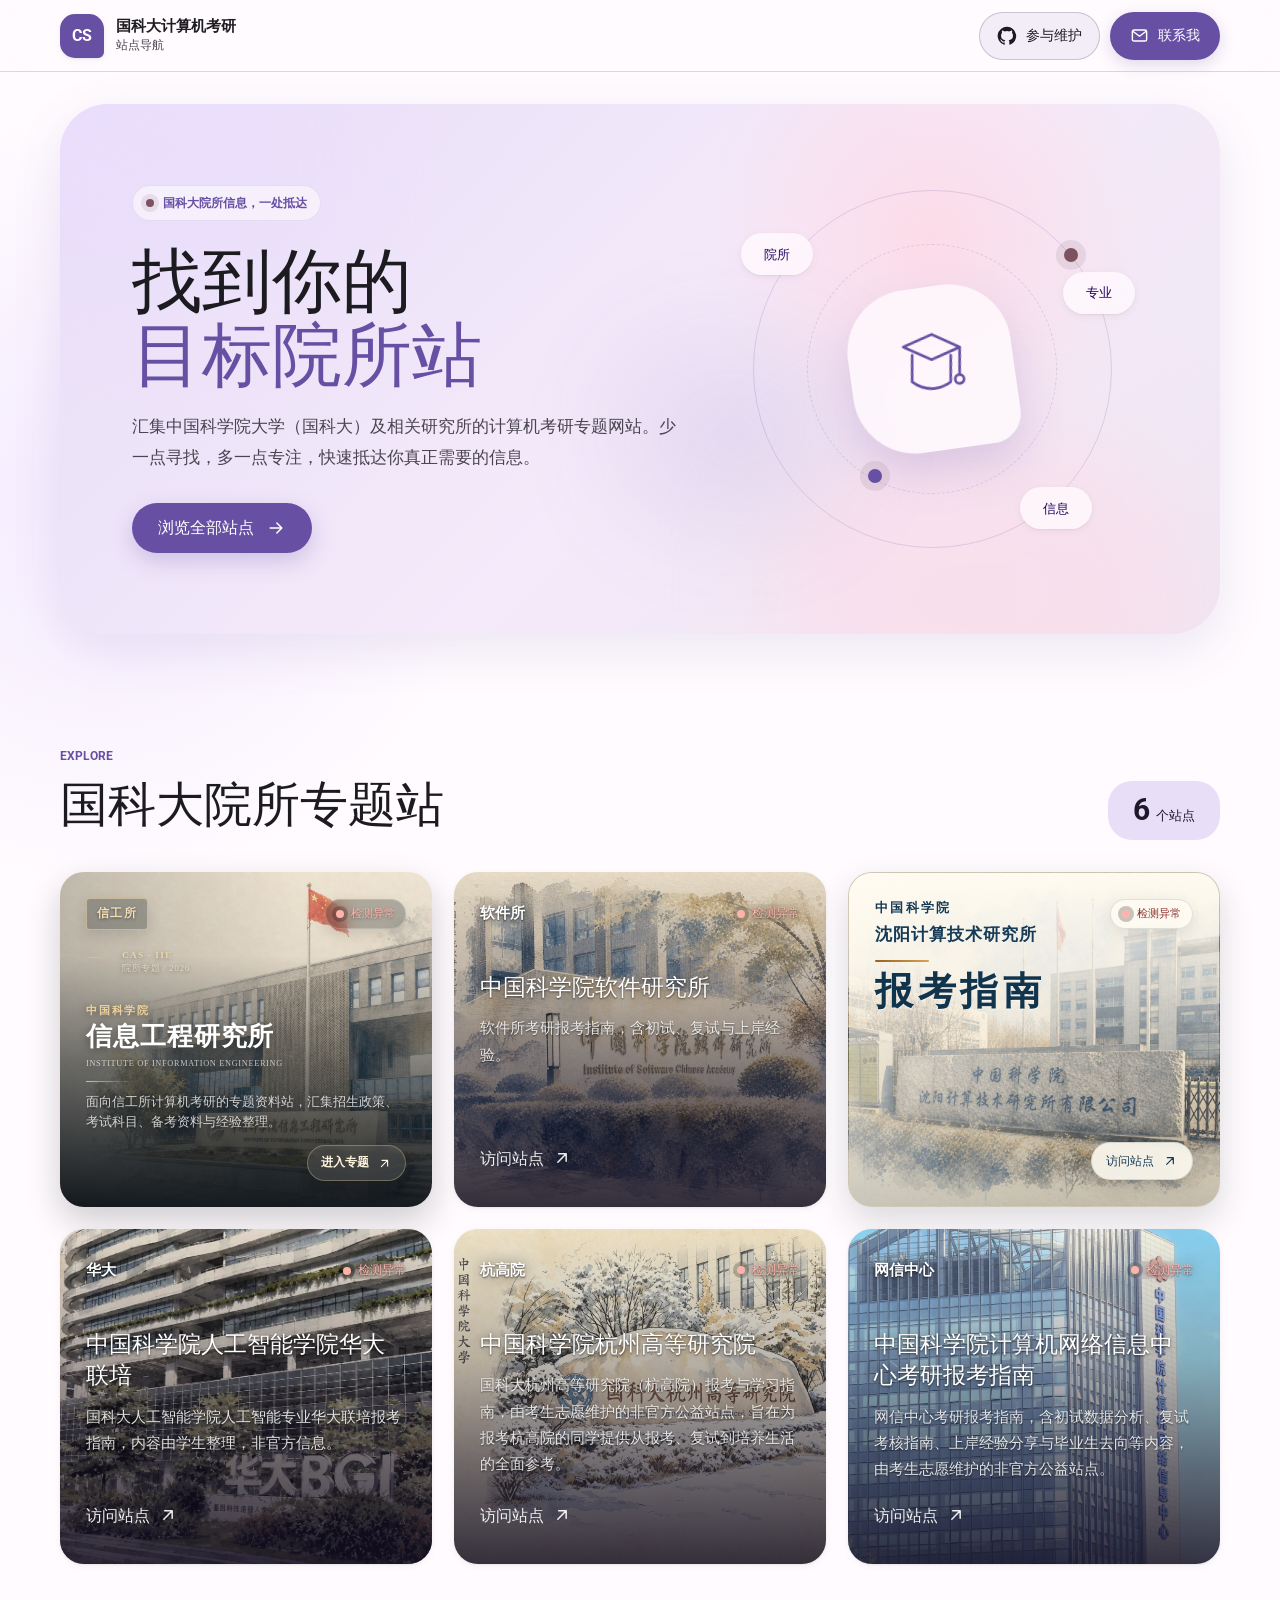
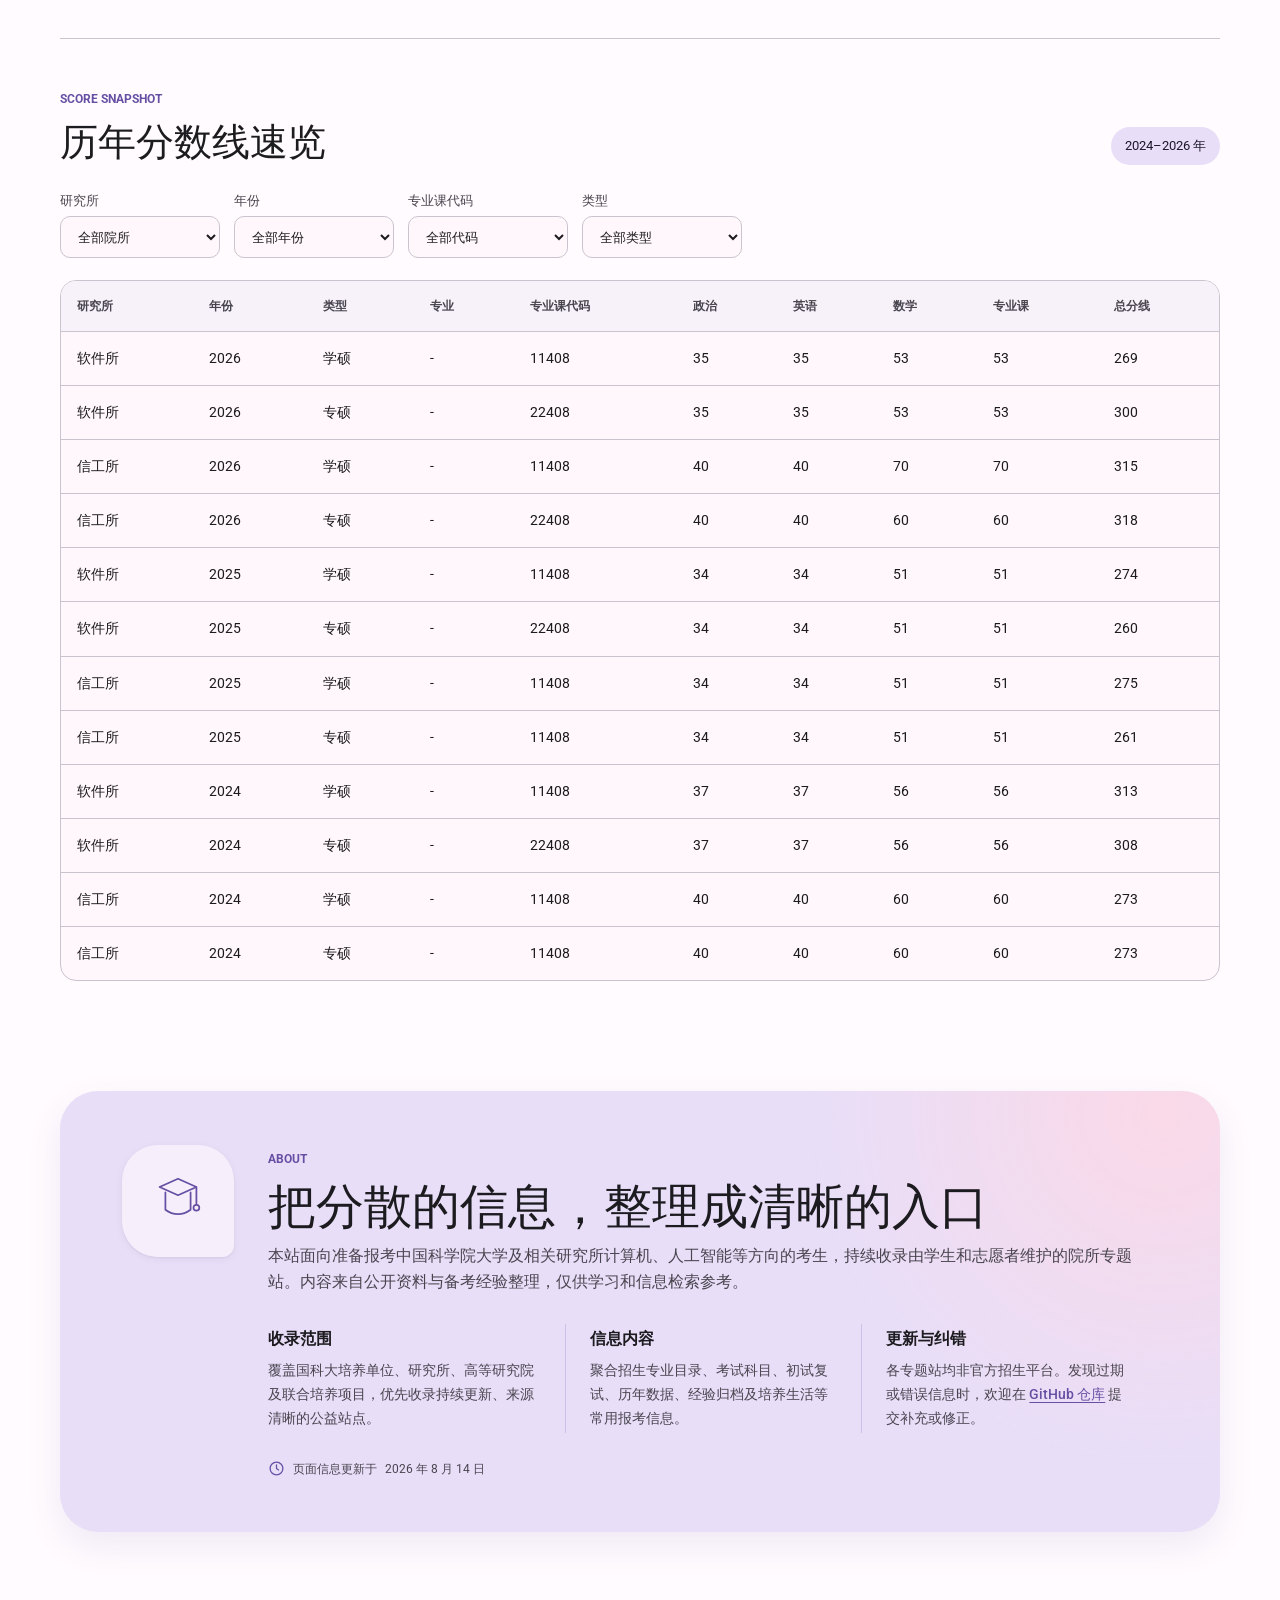
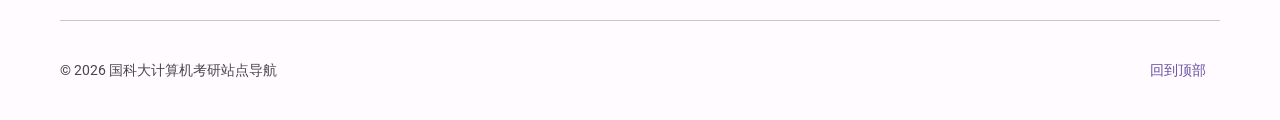
<file: index.html>
<!doctype html>
<html lang="zh-CN">
  <head>
    <meta name="baidu-site-verification" content="codeva-CL7DATJeA9" />
    <meta name="msvalidate.01" content="CE38612F1727EE92DAF81BB2BF0A6658" />
    <meta charset="UTF-8" />
    <meta name="viewport" content="width=device-width, initial-scale=1.0" />
    <meta
      name="description"
      content="国科大计算机考研院所专题站导航，收录中科院信工所、软件所、沈阳计算所、华大联培、杭高院等报考指南，集中查看招生目录、初试复试、历年数据与经验信息。"
    />
    <meta
      name="keywords"
      content="国科大计算机考研,中国科学院大学考研,中科院考研,研究所考研,信工所考研,软件所考研,沈阳计算所,杭高院"
    />
    <meta name="robots" content="index,follow,max-image-preview:large,max-snippet:-1,max-video-preview:-1" />
    <meta name="author" content="国科大计算机考研站点导航社区" />
    <meta name="referrer" content="strict-origin-when-cross-origin" />
    <meta name="theme-color" content="#6750a4" />
    <meta property="og:type" content="website" />
    <meta property="og:locale" content="zh_CN" />
    <meta property="og:site_name" content="国科大计算机考研站点导航" />
    <meta property="og:title" content="国科大计算机考研 · 院所专题站导航" />
    <meta
      property="og:description"
      content="集中浏览国科大及中国科学院相关院所的计算机考研报考指南、初复试信息、历年数据与经验整理。"
    />
    <meta property="og:url" content="https://cskaoyan.cn/" />
    <meta name="twitter:card" content="summary" />
    <meta name="twitter:title" content="国科大计算机考研 · 院所专题站导航" />
    <meta
      name="twitter:description"
      content="集中浏览国科大及中国科学院相关院所的计算机考研专题站。"
    />
    <title>国科大计算机考研 · 站点导航</title>
    <link rel="canonical" href="https://cskaoyan.cn/" />
    <link rel="alternate" hreflang="zh-CN" href="https://cskaoyan.cn/" />
    <link rel="alternate" hreflang="x-default" href="https://cskaoyan.cn/" />
    <link rel="sitemap" type="application/xml" href="https://cskaoyan.cn/sitemap.xml" />
    <link
      rel="icon"
      href="data:image/svg+xml,%3Csvg xmlns='http://www.w3.org/2000/svg' viewBox='0 0 64 64'%3E%3Crect width='64' height='64' rx='20' fill='%236750a4'/%3E%3Ctext x='32' y='41' text-anchor='middle' font-family='Arial' font-size='25' font-weight='700' fill='white'%3ECS%3C/text%3E%3C/svg%3E"
    />
    <link rel="preconnect" href="https://fonts.googleapis.com" />
    <link rel="preconnect" href="https://fonts.gstatic.com" crossorigin />
    <link
      href="https://fonts.googleapis.com/css2?family=Roboto:wght@400;500;700&display=swap"
      rel="stylesheet"
    />
    <link rel="stylesheet" href="styles.css" />
    <script type="application/ld+json">
      {
        "@context": "https://schema.org",
        "@graph": [
          {
            "@type": "WebSite",
            "@id": "https://cskaoyan.cn/#website",
            "url": "https://cskaoyan.cn/",
            "name": "国科大计算机考研站点导航",
            "description": "国科大及中国科学院相关院所的计算机考研专题站导航。",
            "inLanguage": "zh-CN"
          },
          {
            "@type": "CollectionPage",
            "@id": "https://cskaoyan.cn/#webpage",
            "url": "https://cskaoyan.cn/",
            "name": "国科大计算机考研院所专题站导航",
            "isPartOf": { "@id": "https://cskaoyan.cn/#website" },
            "about": ["中国科学院大学", "计算机考研", "研究所考研"],
            "inLanguage": "zh-CN",
            "dateModified": "2026-08-14"
          }
        ]
      }
    </script>
    <script type="module" src="script.js"></script>
  </head>
  <body>
    <a class="skip-link" href="#sites">跳到站点列表</a>

    <header class="top-app-bar">
      <a class="brand" href="#top" aria-label="返回页面顶部">
        <span class="brand-mark" aria-hidden="true">CS</span>
        <span class="brand-copy">
          <strong>国科大计算机考研</strong>
          <span>站点导航</span>
        </span>
      </a>
      <div class="header-actions">
        <a
          class="repository-button"
          href="https://github.com/Wzhongkai/cskaoyan-cn"
          target="_blank"
          rel="noreferrer"
          aria-label="前往 GitHub 仓库参与维护"
        >
          <svg viewBox="0 0 24 24" aria-hidden="true">
            <path d="M12 .8a11.2 11.2 0 0 0-3.54 21.83c.56.1.77-.24.77-.54v-2.16c-3.13.68-3.79-1.33-3.79-1.33-.51-1.3-1.25-1.65-1.25-1.65-1.03-.7.08-.69.08-.69 1.13.08 1.73 1.16 1.73 1.16 1.01 1.73 2.65 1.23 3.29.94.1-.73.4-1.23.72-1.51-2.5-.29-5.13-1.25-5.13-5.54 0-1.23.44-2.23 1.16-3.02-.12-.28-.5-1.43.11-2.98 0 0 .95-.3 3.08 1.15a10.7 10.7 0 0 1 5.6 0c2.14-1.45 3.08-1.15 3.08-1.15.61 1.55.23 2.7.11 2.98.72.79 1.16 1.79 1.16 3.02 0 4.3-2.64 5.25-5.15 5.53.4.35.76 1.03.76 2.08v3.09c0 .3.2.65.78.54A11.2 11.2 0 0 0 12 .8Z" />
          </svg>
          <span class="repository-label-full">参与维护</span>
          <span class="repository-label-short">贡献</span>
        </a>
        <button class="contact-button" id="contact-button" type="button" data-email="cskaoyan_cn@163.com">
          <svg viewBox="0 0 24 24" aria-hidden="true">
            <rect x="3" y="5" width="18" height="14" rx="2" />
            <path d="m4 7 8 6 8-6" />
          </svg>
          联系我
        </button>
      </div>
    </header>

    <main id="top">
      <section class="hero shell" aria-labelledby="hero-title">
        <div class="ambient ambient-one" aria-hidden="true"></div>
        <div class="ambient ambient-two" aria-hidden="true"></div>
        <div class="ambient ambient-three" aria-hidden="true"></div>

        <div class="hero-copy">
          <div class="eyebrow">
            <span class="eyebrow-dot" aria-hidden="true"></span>
            国科大院所信息，一处抵达
          </div>
          <h1 id="hero-title">找到你的<br /><span>目标院所站</span></h1>
          <p>
            汇集中国科学院大学（国科大）及相关研究所的计算机考研专题网站。少一点寻找，多一点专注，快速抵达你真正需要的信息。
          </p>
          <a class="primary-button" href="#sites">
            浏览全部站点
            <svg viewBox="0 0 24 24" aria-hidden="true">
              <path d="M5 12h14M13 6l6 6-6 6" />
            </svg>
          </a>
        </div>

        <div class="hero-orbit" aria-hidden="true">
          <div class="orbit-ring orbit-ring-one"></div>
          <div class="orbit-ring orbit-ring-two"></div>
          <div class="orbit-core">
            <svg viewBox="0 0 64 64">
              <path d="M13 17.5 32 9l19 8.5L32 26l-19-8.5Z" />
              <path d="M19 23v18c8 6 18 6 26 0V23" />
              <path d="M51 18v17" />
              <circle cx="51" cy="39" r="3" />
            </svg>
          </div>
          <span class="orbit-chip chip-one">院所</span>
          <span class="orbit-chip chip-two">专业</span>
          <span class="orbit-chip chip-three">信息</span>
        </div>
      </section>

      <section class="directory shell" id="sites" aria-labelledby="directory-title">
        <div class="section-heading">
          <div>
            <span class="section-kicker">EXPLORE</span>
            <h2 id="directory-title">国科大院所专题站</h2>
          </div>
          <div class="site-count" aria-live="polite">
            <strong id="visible-count">0</strong>
            <span>个站点</span>
          </div>
        </div>

        <div class="status-panel" id="status-panel" aria-live="polite">
          <span class="loader" aria-hidden="true"></span>
          <p>正在读取站点目录…</p>
        </div>

        <div class="site-grid" id="site-grid" hidden></div>

        <section class="score-overview" id="score-overview" aria-labelledby="score-overview-title">
          <div class="score-heading">
            <div>
              <span class="section-kicker">SCORE SNAPSHOT</span>
              <h2 id="score-overview-title">历年分数线速览</h2>
            </div>
            <span class="score-year-range" id="score-year-range">近三年</span>
          </div>

          <div class="score-toolbar" aria-label="分数线筛选">
            <label>
              <span>研究所</span>
              <select id="score-institution-filter">
                <option value="">全部院所</option>
              </select>
            </label>
            <label>
              <span>年份</span>
              <select id="score-year-filter">
                <option value="">全部年份</option>
              </select>
            </label>
            <label>
              <span>专业课代码</span>
              <select id="score-course-filter">
                <option value="">全部代码</option>
              </select>
            </label>
            <label>
              <span>类型</span>
              <select id="score-degree-filter">
                <option value="">全部类型</option>
              </select>
            </label>
          </div>

          <p class="score-status" id="score-status">正在读取分数线数据…</p>
          <div class="score-table-wrap">
            <table class="score-table" id="score-table" hidden>
              <thead>
                <tr>
                  <th scope="col">研究所</th>
                  <th scope="col">年份</th>
                  <th scope="col">类型</th>
                  <th scope="col">专业</th>
                  <th scope="col">专业课代码</th>
                  <th scope="col">政治</th>
                  <th scope="col">英语</th>
                  <th scope="col">数学</th>
                  <th scope="col">专业课</th>
                  <th scope="col">总分线</th>
                </tr>
              </thead>
              <tbody id="score-table-body"></tbody>
            </table>
          </div>
        </section>

      </section>

      <section class="about shell" aria-labelledby="about-title">
        <div class="about-symbol" aria-hidden="true">
          <svg viewBox="0 0 64 64">
            <path d="M13 17.5 32 9l19 8.5L32 26l-19-8.5Z" />
            <path d="M19 23v18c8 6 18 6 26 0V23" />
            <path d="M51 18v17" />
            <circle cx="51" cy="39" r="3" />
          </svg>
        </div>
        <div class="about-copy">
          <span class="section-kicker">ABOUT</span>
          <h2 id="about-title">把分散的信息，整理成清晰的入口</h2>
          <p>
            本站面向准备报考中国科学院大学及相关研究所计算机、人工智能等方向的考生，持续收录由学生和志愿者维护的院所专题站。内容来自公开资料与备考经验整理，仅供学习和信息检索参考。
          </p>
          <dl class="about-points">
            <div>
              <dt>收录范围</dt>
              <dd>覆盖国科大培养单位、研究所、高等研究院及联合培养项目，优先收录持续更新、来源清晰的公益站点。</dd>
            </div>
            <div>
              <dt>信息内容</dt>
              <dd>聚合招生专业目录、考试科目、初试复试、历年数据、经验归档及培养生活等常用报考信息。</dd>
            </div>
            <div>
              <dt>更新与纠错</dt>
              <dd>
                各专题站均非官方招生平台。发现过期或错误信息时，欢迎在
                <a href="https://github.com/Wzhongkai/cskaoyan-cn" target="_blank" rel="noreferrer">GitHub 仓库</a>
                提交补充或修正。
              </dd>
            </div>
          </dl>
          <p class="update-note">
            <svg viewBox="0 0 24 24" aria-hidden="true">
              <circle cx="12" cy="12" r="9" />
              <path d="M12 7v5l3 2" />
            </svg>
            页面信息更新于 <time datetime="2026-08-14">2026 年 8 月 14 日</time>
          </p>
        </div>
      </section>
    </main>

    <footer class="footer shell">
      <p>© <span id="year"></span> 国科大计算机考研站点导航</p>
      <a href="#top">回到顶部</a>
    </footer>

    <button class="fab" id="back-to-top" type="button" aria-label="回到顶部" title="回到顶部">
      <svg viewBox="0 0 24 24" aria-hidden="true">
        <path d="m6 14 6-6 6 6" />
      </svg>
    </button>

    <dialog class="contact-dialog" id="contact-dialog" aria-labelledby="contact-title">
      <button class="dialog-close" id="dialog-close" type="button" aria-label="关闭弹窗" title="关闭">
        <svg viewBox="0 0 24 24" aria-hidden="true">
          <path d="M6 6l12 12M18 6 6 18" />
        </svg>
      </button>
      <div class="dialog-icon" aria-hidden="true">
        <svg viewBox="0 0 24 24">
          <rect x="3" y="5" width="18" height="14" rx="2" />
          <path d="m4 7 8 6 8-6" />
        </svg>
      </div>
      <span class="section-kicker">CONTACT</span>
      <h2 id="contact-title">联系我</h2>
      <p>如果你发现站点信息有误，或者希望补充新的国科大院所专题站，可以通过邮箱联系。</p>
      <div class="email-field">
        <span>cskaoyan_cn@163.com</span>
        <button class="copy-email-button" id="copy-email" type="button" data-email="cskaoyan_cn@163.com">
          <svg viewBox="0 0 24 24" aria-hidden="true">
            <rect x="8" y="8" width="11" height="11" rx="2" />
            <path d="M16 8V6a2 2 0 0 0-2-2H6a2 2 0 0 0-2 2v8a2 2 0 0 0 2 2h2" />
          </svg>
          <span>复制邮箱</span>
        </button>
      </div>
    </dialog>

    <template id="site-card-template">
      <article class="site-card">
        <div class="card-topline">
          <div class="site-monogram" aria-hidden="true"></div>
          <span class="site-health is-checking" title="正在检测网站连通性">
            <span class="health-dot" aria-hidden="true"></span>
            <span class="health-label">检测中</span>
          </span>
        </div>
        <div class="site-content">
          <h3></h3>
          <div class="site-description"></div>
        </div>
        <a class="site-link" target="_blank" rel="noreferrer">
          访问站点
          <svg viewBox="0 0 24 24" aria-hidden="true">
            <path d="M7 17 17 7M8 7h9v9" />
          </svg>
        </a>
      </article>
    </template>
  </body>
</html>
</file>
<file: styles.css>
:root {
  color-scheme: light;
  --md-surface: #fffbfe;
  --md-on-surface: #1c1b1f;
  --md-primary: #6750a4;
  --md-on-primary: #ffffff;
  --md-primary-container: #eaddff;
  --md-on-primary-container: #21005d;
  --md-secondary-container: #e8def8;
  --md-on-secondary-container: #1d192b;
  --md-tertiary: #7d5260;
  --md-tertiary-container: #ffd8e4;
  --md-surface-container-lowest: #fff7fc;
  --md-surface-container-low: #f7f2fa;
  --md-surface-container: #f3edf7;
  --md-surface-container-high: #ece6f0;
  --md-surface-container-highest: #e6e0e9;
  --md-outline: #79747e;
  --md-outline-variant: #cac4d0;
  --md-on-surface-variant: #49454f;
  --easing: cubic-bezier(0.2, 0, 0, 1);
  --shadow-one: 0 1px 2px rgba(28, 27, 31, 0.06), 0 2px 8px rgba(28, 27, 31, 0.05);
  --shadow-two: 0 8px 24px rgba(28, 27, 31, 0.1), 0 2px 6px rgba(28, 27, 31, 0.06);
  --shell: min(1160px, calc(100% - 40px));
}

* {
  box-sizing: border-box;
}

html {
  scroll-behavior: smooth;
}

body {
  margin: 0;
  min-width: 320px;
  background:
    radial-gradient(circle at 8% 15%, rgba(234, 221, 255, 0.55), transparent 24rem),
    var(--md-surface);
  color: var(--md-on-surface);
  font-family: "Roboto", "Noto Sans SC", "Microsoft YaHei", sans-serif;
  line-height: 1.6;
}

button,
input,
select {
  font: inherit;
}

a {
  color: inherit;
}

svg {
  display: block;
  fill: none;
  stroke: currentColor;
  stroke-linecap: round;
  stroke-linejoin: round;
  stroke-width: 1.8;
}

.shell {
  width: var(--shell);
  margin-inline: auto;
}

.skip-link {
  position: fixed;
  top: 12px;
  left: 12px;
  z-index: 100;
  padding: 10px 16px;
  border-radius: 999px;
  background: var(--md-primary);
  color: var(--md-on-primary);
  text-decoration: none;
  transform: translateY(-160%);
  transition: transform 200ms var(--easing);
}

.skip-link:focus {
  transform: translateY(0);
}

.top-app-bar {
  position: sticky;
  top: 0;
  z-index: 50;
  display: flex;
  align-items: center;
  justify-content: space-between;
  min-height: 72px;
  padding: 10px max(20px, calc((100vw - 1160px) / 2));
  border-bottom: 1px solid rgba(202, 196, 208, 0.65);
  background: rgba(255, 251, 254, 0.82);
  backdrop-filter: blur(18px);
}

.brand {
  display: inline-flex;
  align-items: center;
  gap: 12px;
  text-decoration: none;
  border-radius: 16px;
}

.brand-mark {
  display: grid;
  width: 44px;
  height: 44px;
  place-items: center;
  border-radius: 15px 15px 6px 15px;
  background: var(--md-primary);
  color: var(--md-on-primary);
  font-weight: 700;
  letter-spacing: 0;
  box-shadow: var(--shadow-one);
}

.brand-copy {
  display: grid;
  line-height: 1.15;
}

.brand-copy strong {
  font-size: 0.95rem;
  font-weight: 700;
}

.brand-copy span {
  margin-top: 4px;
  color: var(--md-on-surface-variant);
  font-size: 0.75rem;
}

.header-actions {
  display: flex;
  align-items: center;
  gap: 10px;
}

.fab {
  display: grid;
  width: 48px;
  height: 48px;
  padding: 0;
  place-items: center;
  border: 0;
  border-radius: 18px;
  background: var(--md-surface-container);
  color: var(--md-on-surface-variant);
  cursor: pointer;
  text-decoration: none;
  transition: transform 200ms var(--easing), box-shadow 300ms var(--easing), background 200ms;
}

.fab svg {
  width: 23px;
  height: 23px;
}

.fab:hover {
  background: var(--md-secondary-container);
  box-shadow: var(--shadow-two);
}

.fab:active,
.primary-button:active,
.repository-button:active,
.contact-button:active,
.site-link:active {
  transform: scale(0.95);
}

.contact-button {
  display: inline-flex;
  min-height: 48px;
  padding: 0 20px;
  align-items: center;
  gap: 9px;
  border: 0;
  border-radius: 999px;
  background: var(--md-primary);
  color: var(--md-on-primary);
  font-size: 0.9rem;
  font-weight: 500;
  cursor: pointer;
  box-shadow: 0 5px 16px rgba(103, 80, 164, 0.2);
  transition: transform 200ms var(--easing), box-shadow 300ms var(--easing), opacity 200ms;
}

.repository-button {
  display: inline-flex;
  min-height: 48px;
  padding: 0 18px;
  align-items: center;
  gap: 9px;
  border-radius: 999px;
  background: var(--md-surface-container);
  color: var(--md-on-surface);
  font-size: 0.9rem;
  font-weight: 500;
  text-decoration: none;
  box-shadow: inset 0 0 0 1px var(--md-outline-variant);
  transition: transform 200ms var(--easing), box-shadow 300ms var(--easing), background 200ms;
}

.repository-button svg {
  width: 20px;
  height: 20px;
  fill: currentColor;
  stroke: none;
}

.repository-button:hover {
  background: var(--md-secondary-container);
  box-shadow: var(--shadow-one);
}

.repository-label-short {
  display: none;
}

.contact-button svg {
  width: 19px;
  height: 19px;
}

.contact-button:hover {
  opacity: 0.9;
  box-shadow: 0 9px 24px rgba(103, 80, 164, 0.28);
}

:focus-visible {
  outline: 2px solid var(--md-primary);
  outline-offset: 3px;
}

.hero {
  position: relative;
  isolation: isolate;
  display: grid;
  min-height: 530px;
  margin-top: 32px;
  padding: 68px 72px;
  grid-template-columns: 1.15fr 0.85fr;
  align-items: center;
  overflow: hidden;
  border-radius: 48px;
  background:
    radial-gradient(circle at 75% 25%, rgba(255, 216, 228, 0.8), transparent 24%),
    linear-gradient(135deg, var(--md-secondary-container), #f4eafa 54%, #efe7f3);
  box-shadow: 0 16px 50px rgba(103, 80, 164, 0.12);
}

.ambient {
  position: absolute;
  z-index: -1;
  border-radius: 999px;
  filter: blur(55px);
  opacity: 0.5;
}

.ambient-one {
  top: -18%;
  left: -10%;
  width: 390px;
  height: 260px;
  background: var(--md-primary-container);
  transform: rotate(24deg);
}

.ambient-two {
  right: 2%;
  bottom: -24%;
  width: 430px;
  height: 330px;
  background: var(--md-tertiary-container);
}

.ambient-three {
  top: 45%;
  left: 48%;
  width: 230px;
  height: 180px;
  background: rgba(103, 80, 164, 0.22);
}

.hero-copy {
  position: relative;
  z-index: 2;
  max-width: 620px;
}

.eyebrow,
.section-kicker {
  color: var(--md-primary);
  font-size: 0.78rem;
  font-weight: 700;
  letter-spacing: 0;
  text-transform: uppercase;
}

.eyebrow {
  display: inline-flex;
  align-items: center;
  gap: 9px;
  padding: 8px 14px;
  border-radius: 999px;
  background: rgba(255, 251, 254, 0.58);
  box-shadow: inset 0 0 0 1px rgba(103, 80, 164, 0.12);
}

.eyebrow-dot {
  width: 8px;
  height: 8px;
  border-radius: 50%;
  background: var(--md-tertiary);
  box-shadow: 0 0 0 5px rgba(125, 82, 96, 0.12);
}

.hero h1 {
  margin: 24px 0 18px;
  font-size: clamp(2.8rem, 5.5vw, 4.7rem);
  font-weight: 500;
  line-height: 1.05;
  letter-spacing: 0;
}

.hero h1 span {
  color: var(--md-primary);
}

.hero-copy > p {
  max-width: 560px;
  margin: 0 0 30px;
  color: var(--md-on-surface-variant);
  font-size: 1.08rem;
  line-height: 1.8;
}

.primary-button,
.site-link {
  border: 0;
  border-radius: 999px;
  cursor: pointer;
  font-weight: 500;
  text-decoration: none;
  transition: transform 200ms var(--easing), box-shadow 300ms var(--easing), background 200ms;
}

.primary-button {
  display: inline-flex;
  min-height: 50px;
  padding: 0 26px;
  align-items: center;
  gap: 12px;
  background: var(--md-primary);
  color: var(--md-on-primary);
  box-shadow: 0 8px 22px rgba(103, 80, 164, 0.25);
}

.primary-button::before,
.site-link::before {
  position: absolute;
  inset: 0;
  border-radius: inherit;
  background: currentColor;
  content: "";
  opacity: 0;
  pointer-events: none;
  transition: opacity 200ms var(--easing);
}

.primary-button {
  position: relative;
}

.primary-button:hover::before,
.site-link:hover::before {
  opacity: 0.1;
}

.primary-button:hover {
  box-shadow: 0 12px 30px rgba(103, 80, 164, 0.3);
}

.primary-button svg,
.site-link svg {
  width: 20px;
  height: 20px;
}

.hero-orbit {
  position: relative;
  width: min(390px, 100%);
  aspect-ratio: 1;
  justify-self: center;
}

.orbit-ring {
  position: absolute;
  border: 1px solid rgba(103, 80, 164, 0.18);
  border-radius: 50%;
}

.orbit-ring::after {
  position: absolute;
  width: 14px;
  height: 14px;
  border-radius: 50%;
  background: var(--md-tertiary);
  box-shadow: 0 0 0 8px rgba(125, 82, 96, 0.12);
  content: "";
}

.orbit-ring-one {
  inset: 4%;
  animation: spin 18s linear infinite;
}

.orbit-ring-one::after {
  top: 16%;
  right: 9%;
}

.orbit-ring-two {
  inset: 18%;
  border-style: dashed;
  animation: spin 14s linear infinite reverse;
}

.orbit-ring-two::after {
  bottom: 4%;
  left: 24%;
  background: var(--md-primary);
}

.orbit-core {
  position: absolute;
  inset: 29%;
  display: grid;
  place-items: center;
  border-radius: 38% 38% 18% 38%;
  background: rgba(255, 251, 254, 0.78);
  color: var(--md-primary);
  box-shadow: 0 20px 45px rgba(103, 80, 164, 0.2);
  backdrop-filter: blur(10px);
  transform: rotate(-8deg);
}

.orbit-core svg {
  width: 58%;
  transform: rotate(8deg);
}

.orbit-chip {
  position: absolute;
  display: grid;
  min-width: 72px;
  min-height: 42px;
  padding: 8px 16px;
  place-items: center;
  border-radius: 999px;
  background: rgba(255, 251, 254, 0.76);
  color: var(--md-on-primary-container);
  font-size: 0.82rem;
  font-weight: 500;
  box-shadow: var(--shadow-one);
  backdrop-filter: blur(10px);
}

.chip-one {
  top: 15%;
  left: 1%;
}

.chip-two {
  top: 25%;
  right: -2%;
}

.chip-three {
  right: 9%;
  bottom: 9%;
}

@keyframes spin {
  to {
    transform: rotate(360deg);
  }
}

.directory {
  padding-block: 108px 72px;
}

.section-heading {
  display: flex;
  align-items: end;
  justify-content: space-between;
  gap: 24px;
}

.section-heading h2,
.about h2 {
  margin: 8px 0 6px;
  font-size: clamp(2rem, 4vw, 3rem);
  font-weight: 500;
  line-height: 1.22;
  letter-spacing: 0;
}

.section-heading p,
.about p {
  margin: 0;
  color: var(--md-on-surface-variant);
}

.site-count {
  display: flex;
  min-width: 112px;
  padding: 14px 20px;
  align-items: baseline;
  justify-content: center;
  gap: 6px;
  border-radius: 24px;
  background: var(--md-secondary-container);
  color: var(--md-on-secondary-container);
}

.site-count strong {
  font-size: 1.9rem;
  line-height: 1;
}

.site-count span {
  font-size: 0.8rem;
}

.status-panel {
  display: grid;
  min-height: 260px;
  margin-top: 32px;
  padding: 48px 24px;
  place-items: center;
  align-content: center;
  border-radius: 32px;
  background: var(--md-surface-container-low);
  color: var(--md-on-surface-variant);
  text-align: center;
}

.status-panel p {
  margin: 18px 0 0;
}

.loader {
  width: 38px;
  height: 38px;
  border: 4px solid var(--md-secondary-container);
  border-top-color: var(--md-primary);
  border-radius: 50%;
  animation: spin 800ms linear infinite;
}

.site-grid {
  display: grid;
  margin-top: 32px;
  grid-template-columns: repeat(3, minmax(0, 1fr));
  gap: 22px;
}

.score-overview {
  margin-top: 74px;
  padding-top: 46px;
  border-top: 1px solid var(--md-outline-variant);
}

.score-heading {
  display: flex;
  align-items: end;
  justify-content: space-between;
  gap: 24px;
}

.score-heading h2 {
  margin: 8px 0 0;
  font-size: clamp(1.8rem, 3vw, 2.5rem);
  font-weight: 500;
  line-height: 1.2;
}

.score-year-range {
  padding: 8px 14px;
  border-radius: 999px;
  background: var(--md-secondary-container);
  color: var(--md-on-secondary-container);
  font-size: 0.84rem;
  white-space: nowrap;
}

.score-toolbar {
  display: flex;
  flex-wrap: wrap;
  gap: 14px;
  margin-top: 26px;
}

.score-toolbar label {
  display: grid;
  gap: 5px;
  min-width: 160px;
  color: var(--md-on-surface-variant);
  font-size: 0.8rem;
}

.score-toolbar select {
  min-height: 42px;
  padding: 0 36px 0 13px;
  border: 1px solid var(--md-outline-variant);
  border-radius: 10px;
  background: var(--md-surface-container-lowest);
  color: var(--md-on-surface);
}

.score-status {
  margin: 22px 0 0;
  color: var(--md-on-surface-variant);
}

.score-table-wrap {
  margin-top: 22px;
  overflow-x: auto;
  border: 1px solid var(--md-outline-variant);
  border-radius: 16px;
  background: var(--md-surface-container-lowest);
}

.score-table {
  width: 100%;
  min-width: 1020px;
  border-collapse: collapse;
  font-size: 0.9rem;
}

.score-table th,
.score-table td {
  padding: 15px 16px;
  border-bottom: 1px solid var(--md-outline-variant);
  text-align: left;
  vertical-align: top;
}

.score-table th {
  background: var(--md-surface-container-low);
  color: var(--md-on-surface-variant);
  font-size: 0.78rem;
  font-weight: 600;
  white-space: nowrap;
}

.score-table tbody tr:last-child td {
  border-bottom: 0;
}

.score-table tbody tr:hover {
  background: var(--md-surface-container-low);
}

.score-source {
  display: block;
  margin-top: 4px;
  color: var(--md-primary);
  font-size: 0.76rem;
  text-decoration: none;
}

.score-source:hover {
  text-decoration: underline;
  text-underline-offset: 3px;
}

.site-card {
  position: relative;
  display: flex;
  min-height: 335px;
  padding: 26px;
  flex-direction: column;
  overflow: hidden;
  border-radius: 24px;
  background: var(--md-surface-container);
  box-shadow: var(--shadow-one);
  transition: transform 300ms var(--easing), box-shadow 300ms var(--easing), background 300ms;
}

.site-card::after {
  position: absolute;
  top: -60px;
  right: -65px;
  width: 150px;
  height: 150px;
  border-radius: 50%;
  background: var(--card-aura, var(--md-secondary-container));
  content: "";
  filter: blur(20px);
  opacity: 0.62;
  transition: opacity 300ms var(--easing), transform 300ms var(--easing);
}

.site-card:hover {
  background: var(--md-surface-container-low);
  box-shadow: var(--shadow-two);
  transform: translateY(-5px) scale(1.01);
}

.site-card:hover::after {
  opacity: 0.92;
  transform: scale(1.16);
}

/*
 * 卡片变体
 * `site-config.js` 中的 variant 会映射为 `.site-card--{variant}`。
 * 新增视觉变体时，把样式集中放在这一段即可，不需要修改渲染逻辑。
 */

/* 通用图片封面：图片背景 + 深色遮罩压字。 */
.site-card--cover {
  background-color: #1b1e3a; /* 图片加载失败时的回退底色 */
  background-image: var(--card-cover);
  background-position: var(--card-cover-position, center);
  background-size: cover;
}

.site-card--cover::before {
  position: absolute;
  inset: 0;
  z-index: 0;
  background: linear-gradient(
    to top,
    rgba(18, 14, 34, 0.85) 0%,
    rgba(18, 14, 34, 0.6) 30%,
    rgba(18, 14, 34, 0.28) 62%,
    rgba(18, 14, 34, 0.06) 100%
  );
  content: "";
  pointer-events: none;
}

.site-card--cover::after {
  display: none; /* 关闭圆形 aura 光斑，由图片背景取代 */
}

.site-card--cover:hover {
  /* 覆盖 .site-card:hover 的 background 简写，避免清掉背景图 */
  background-color: #1b1e3a;
  background-image: var(--card-cover);
  background-position: var(--card-cover-position, center);
  background-size: cover;
}

.site-card--cover .site-monogram {
  background: none;
  color: #ffffff;
  box-shadow: none;
  padding: 0;
  min-width: 0;
  min-height: 0;
  font-size: 0.95rem;
  font-weight: 600;
  text-align: left;
  text-shadow: 0 1px 2px rgba(0, 0, 0, 0.6), 0 0 14px rgba(0, 0, 0, 0.45);
  transform: translateY(6px); /* 徽章文字向下微移 */
}

.site-card--cover .site-content {
  /* 补偿去按钮 monogram 的高度差，标题与简介对齐普通卡片文字位置 */
  padding-top: 31px;
}

.site-card--cover .site-content h3 {
  color: #ffffff;
  text-shadow: 0 1px 2px rgba(0, 0, 0, 0.55), 0 0 10px rgba(0, 0, 0, 0.35);
}

.site-card--cover .site-description {
  color: rgba(255, 255, 255, 0.86);
  text-shadow: 0 1px 2px rgba(0, 0, 0, 0.5);
}

.site-card--cover .site-link {
  background: none;
  color: rgba(255, 255, 255, 0.92);
  box-shadow: none;
  border-radius: 0;
  min-height: 0;
  padding: 0;
  font-weight: 500;
  text-decoration: none;
  transition: color 200ms var(--easing);
  margin-bottom: 10px; /* 访问链接向上微移 */
}

.site-card--cover .site-link::before {
  display: none; /* 去掉 hover 光晕，改为纯文字链接 */
}

.site-card--cover .site-link:hover {
  color: #ffffff;
  text-decoration: underline;
  text-underline-offset: 4px;
  text-decoration-color: rgba(255, 255, 255, 0.7);
}

.site-card--cover .site-health {
  background: none;
  box-shadow: none;
  color: rgba(255, 255, 255, 0.92);
  min-height: 0;
  padding: 0;
  text-shadow: 0 1px 2px rgba(0, 0, 0, 0.6), 0 0 12px rgba(0, 0, 0, 0.4);
  transform: translateY(6px); /* 健康徽标向下微移 */
}

.site-card--cover .site-health .health-dot {
  background: #d6d0e0;
  box-shadow: 0 0 0 4px rgba(0, 0, 0, 0.22);
}

.site-card--cover .site-health.is-online {
  color: #b0f0b6;
}

.site-card--cover .site-health.is-online .health-dot {
  background: #8fe395;
  box-shadow: 0 0 0 4px rgba(0, 0, 0, 0.22);
}

.site-card--cover .site-health.is-offline {
  color: #ffb4ab;
}

.site-card--cover .site-health.is-offline .health-dot {
  background: #ffb4ab;
  box-shadow: 0 0 0 4px rgba(0, 0, 0, 0.22);
}

/* 特色院所封面：整图叠字的画册式构图。 */
.site-card--institute-featured {
  /* 实体边框会露出回退底色，导致图片顶部出现深色细线。 */
  border: 0;
  background-position: var(--card-cover-position, center);
  background-repeat: no-repeat;
  box-shadow: 0 14px 34px rgba(15, 22, 28, 0.2);
  transition:
    transform 300ms var(--easing),
    box-shadow 300ms var(--easing);
}

.site-card--institute-featured::before {
  background:
    linear-gradient(
      180deg,
      rgba(9, 17, 23, 0.04) 0%,
      rgba(9, 17, 23, 0.08) 25%,
      rgba(9, 17, 23, 0.48) 56%,
      rgba(8, 14, 20, 0.94) 100%
    ),
    linear-gradient(90deg, rgba(10, 18, 24, 0.2), transparent 64%);
}

.site-card--institute-featured:hover {
  background-position: var(--card-cover-position, center);
  background-repeat: no-repeat;
  background-size: cover;
  box-shadow: 0 22px 48px rgba(15, 22, 28, 0.3);
}

.site-card--institute-featured .site-monogram {
  min-width: 0;
  min-height: 32px;
  padding: 0 10px;
  border: 1px solid rgba(237, 213, 166, 0.58);
  border-radius: 4px;
  background: rgba(17, 25, 30, 0.28);
  color: #f5dfb6;
  font-family: "Songti SC", "Noto Serif CJK SC", STSong, serif;
  font-size: 0.75rem;
  font-weight: 700;
  letter-spacing: 0.12em;
  box-shadow: 0 5px 14px rgba(0, 0, 0, 0.12);
  text-shadow: 0 1px 3px rgba(0, 0, 0, 0.48);
  backdrop-filter: blur(8px);
  transform: none;
}

.site-card--institute-featured .site-health {
  min-height: 30px;
  padding: 0 10px;
  border: 1px solid rgba(255, 255, 255, 0.2);
  background: rgba(17, 25, 30, 0.28);
  color: rgba(255, 255, 255, 0.86);
  font-size: 0.7rem;
  box-shadow: 0 5px 14px rgba(0, 0, 0, 0.12);
  text-shadow: 0 1px 3px rgba(0, 0, 0, 0.45);
  backdrop-filter: blur(8px);
  transform: none;
}

.site-card--institute-featured .site-health.is-online {
  color: #b9efbd;
}

.site-card--institute-featured .site-health.is-offline {
  color: #ffb4ab;
}

.site-card--institute-featured .institute-identity {
  position: absolute;
  top: 78px;
  left: 28px;
  z-index: 1;
  display: flex;
  align-items: flex-start;
  gap: 8px;
  color: rgba(244, 218, 167, 0.86);
  text-shadow: 0 1px 4px rgba(0, 0, 0, 0.42);
}

.site-card--institute-featured .institute-identity-rule {
  width: 26px;
  height: 1px;
  margin-top: 7px;
  background: linear-gradient(90deg, #e4bd78, rgba(228, 189, 120, 0.18));
  box-shadow: 0 0 8px rgba(228, 189, 120, 0.2);
}

.site-card--institute-featured .institute-identity-copy {
  display: grid;
  gap: 2px;
}

.site-card--institute-featured .institute-identity-copy strong {
  font-family: Georgia, "Times New Roman", serif;
  font-size: 0.58rem;
  font-weight: 600;
  letter-spacing: 0.14em;
  line-height: 1.2;
}

.site-card--institute-featured .institute-identity-copy small {
  color: rgba(255, 244, 218, 0.62);
  font-family: "Songti SC", "Noto Serif CJK SC", STSong, serif;
  font-size: 0.58rem;
  line-height: 1.25;
  letter-spacing: 0.06em;
}

.site-card--institute-featured .site-content {
  margin-top: auto;
  padding-top: 58px;
}

.site-card--institute-featured .site-content h3 {
  display: flex;
  margin-bottom: 10px;
  flex-direction: column;
  color: #ffffff;
  line-height: 1;
  text-shadow: 0 2px 8px rgba(0, 0, 0, 0.44);
}

.site-card--institute-featured .site-content h3::after {
  width: 46px;
  height: 1px;
  margin-top: 11px;
  background: linear-gradient(90deg, #e3bd78, rgba(227, 189, 120, 0));
  content: "";
}

.site-card--institute-featured .institute-title-academy {
  color: #edd19a;
  font-family: "Songti SC", "Noto Serif CJK SC", STSong, serif;
  font-size: 0.7rem;
  font-weight: 700;
  line-height: 1.3;
  letter-spacing: 0.16em;
}

.site-card--institute-featured .institute-title-name {
  margin-top: 5px;
  font-family: "Songti SC", "Noto Serif CJK SC", STSong, serif;
  font-size: 1.62rem;
  font-weight: 700;
  line-height: 1.12;
  letter-spacing: 0.035em;
}

.site-card--institute-featured .institute-title-english {
  margin-top: 7px;
  color: rgba(255, 255, 255, 0.68);
  font-family: Georgia, "Times New Roman", serif;
  font-size: 0.52rem;
  font-weight: 500;
  line-height: 1.35;
  letter-spacing: 0.08em;
}

.site-card--institute-featured .site-description {
  color: rgba(255, 255, 255, 0.78);
  font-size: 0.8rem;
  line-height: 1.58;
  text-shadow: 0 1px 4px rgba(0, 0, 0, 0.42);
  -webkit-line-clamp: 2;
}

.site-card--institute-featured .site-link {
  min-height: 36px;
  margin: 13px 0 0;
  padding: 0 13px;
  align-self: flex-end;
  border: 1px solid rgba(237, 213, 166, 0.32);
  border-radius: 999px;
  background: rgba(255, 255, 255, 0.1);
  color: #fff4de;
  font-size: 0.76rem;
  font-weight: 600;
  box-shadow: 0 7px 18px rgba(0, 0, 0, 0.16);
  backdrop-filter: blur(10px);
}

.site-card--institute-featured .site-link::before {
  display: block;
}

.site-card--institute-featured .site-link:hover {
  background: rgba(255, 255, 255, 0.18);
  color: #ffffff;
  text-decoration: none;
}

.site-card--institute-featured .site-link svg {
  width: 15px;
  height: 15px;
}

/* 标题封面：浅纸面编辑风，保留水彩画面的通透感。 */
.site-card--title-only {
  border: 1px solid rgba(31, 59, 80, 0.16);
  background-position: var(--card-cover-position, center);
  box-shadow: 0 14px 34px rgba(40, 50, 55, 0.16);
}

.site-card--title-only::before {
  background:
    linear-gradient(
      180deg,
      rgba(255, 252, 243, 0.92) 0%,
      rgba(255, 252, 243, 0.58) 31%,
      rgba(255, 252, 243, 0.08) 61%,
      rgba(16, 42, 61, 0.2) 100%
    ),
    linear-gradient(90deg, rgba(255, 252, 243, 0.42), transparent 72%);
}

.site-card--title-only:hover {
  border-color: rgba(172, 119, 48, 0.36);
  background-position: var(--card-cover-position, center);
  box-shadow: 0 20px 46px rgba(31, 48, 59, 0.24);
}

.site-card--title-only .card-topline {
  display: flex;
  justify-content: flex-end;
}

.site-card--title-only .site-monogram,
.site-card--title-only .site-description {
  display: none;
}

.site-card--title-only .site-health {
  min-height: 30px;
  padding: 0 11px;
  border: 1px solid rgba(38, 65, 83, 0.14);
  background: rgba(255, 252, 243, 0.82);
  color: #27465b;
  font-size: 0.7rem;
  text-shadow: none;
  box-shadow: 0 5px 16px rgba(37, 50, 55, 0.1);
  backdrop-filter: blur(10px);
  transform: none;
}

.site-card--title-only .site-health.is-online {
  color: #245d3c;
}

.site-card--title-only .site-health.is-offline {
  color: #8a302c;
}

.site-card--title-only .site-content {
  max-width: 100%;
  margin-top: -30px;
  padding: 0;
}

.site-card--title-only .site-content h3 {
  display: flex;
  margin: 0;
  flex-direction: column;
  align-items: flex-start;
  color: #173b55;
  line-height: 1;
  text-shadow: 0 1px 0 rgba(255, 255, 255, 0.62);
}

.site-card--title-only .title-academy {
  font-size: clamp(0.78rem, 1vw, 0.88rem);
  font-weight: 700;
  line-height: 1.35;
  letter-spacing: 0.18em;
  white-space: nowrap;
}

.site-card--title-only .title-institution {
  margin-top: 7px;
  font-size: clamp(1rem, 1.35vw, 1.13rem);
  font-weight: 600;
  line-height: 1.35;
  letter-spacing: 0.055em;
  white-space: nowrap;
}

.site-card--title-only .title-guide {
  position: relative;
  margin-top: 13px;
  padding-top: 12px;
  color: #11344d;
  font-family: "Songti SC", "Noto Serif CJK SC", STSong, serif;
  font-size: clamp(2rem, 3vw, 2.5rem);
  font-weight: 700;
  line-height: 1.02;
  letter-spacing: 0.12em;
}

.site-card--title-only .title-guide::before {
  position: absolute;
  top: 0;
  left: 0;
  width: 54px;
  height: 2px;
  border-radius: 999px;
  background: linear-gradient(90deg, #9b6122, #d4a354);
  content: "";
}

.site-card--title-only .site-link {
  min-height: 38px;
  margin-bottom: 0;
  padding: 0 14px;
  align-self: flex-end;
  border: 1px solid rgba(38, 65, 83, 0.14);
  border-radius: 999px;
  background: rgba(255, 252, 243, 0.88);
  color: #173b55;
  font-size: 0.78rem;
  box-shadow: 0 6px 18px rgba(26, 45, 57, 0.14);
  backdrop-filter: blur(10px);
}

.site-card--title-only .site-link:hover {
  background: #fffaf0;
  color: #8b541a;
  text-decoration: none;
}

.site-card--title-only .site-link svg {
  width: 16px;
  height: 16px;
}

.card-topline {
  position: relative;
  z-index: 1;
  display: flex;
  align-items: center;
  justify-content: space-between;
  gap: 12px;
}

.site-monogram {
  display: inline-flex;
  min-width: 54px;
  min-height: 50px;
  max-width: min(68%, 190px);
  padding: 10px 15px;
  align-items: center;
  justify-content: center;
  border-radius: 18px 18px 7px 18px;
  background: var(--card-color, var(--md-primary));
  color: var(--md-on-primary);
  font-size: 0.95rem;
  font-weight: 700;
  line-height: 1.25;
  overflow-wrap: anywhere;
  text-align: center;
  box-shadow: 0 8px 18px rgba(103, 80, 164, 0.18);
}

.site-health {
  display: inline-flex;
  min-height: 34px;
  padding: 0 12px;
  align-items: center;
  gap: 7px;
  border-radius: 999px;
  background: rgba(255, 251, 254, 0.72);
  color: var(--md-on-surface-variant);
  font-size: 0.72rem;
  font-weight: 500;
  white-space: nowrap;
  box-shadow: inset 0 0 0 1px rgba(121, 116, 126, 0.16);
  backdrop-filter: blur(8px);
}

.health-dot {
  width: 8px;
  height: 8px;
  border-radius: 50%;
  background: #79747e;
  box-shadow: 0 0 0 4px rgba(121, 116, 126, 0.1);
}

.site-health.is-checking .health-dot {
  animation: health-pulse 1.2s var(--easing) infinite;
}

.site-health.is-online {
  color: #1d5e25;
}

.site-health.is-online .health-dot {
  background: #2e7d32;
  box-shadow: 0 0 0 4px rgba(46, 125, 50, 0.12);
}

.site-health.is-offline {
  color: #8c1d18;
}

.site-health.is-offline .health-dot {
  background: #ba1a1a;
  box-shadow: 0 0 0 4px rgba(186, 26, 26, 0.12);
}

@keyframes health-pulse {
  50% {
    opacity: 0.45;
    transform: scale(0.78);
  }
}

.site-content {
  position: relative;
  z-index: 1;
  margin-top: 24px;
}

.site-content h3 {
  margin: 0 0 12px;
  font-size: 1.45rem;
  font-weight: 500;
  line-height: 1.35;
  overflow-wrap: anywhere;
}

.site-description {
  display: -webkit-box;
  overflow: hidden;
  color: var(--md-on-surface-variant);
  font-size: 0.94rem;
  line-height: 1.75;
  -webkit-box-orient: vertical;
  -webkit-line-clamp: 4;
}

.site-description p {
  margin: 0 0 8px;
}

.site-description p:last-child {
  margin-bottom: 0;
}

.site-link {
  position: relative;
  z-index: 1;
  display: inline-flex;
  min-height: 44px;
  margin-top: auto;
  padding: 0 18px;
  align-self: flex-start;
  align-items: center;
  gap: 8px;
  background: var(--md-secondary-container);
  color: var(--md-on-secondary-container);
}

.empty-icon {
  display: grid;
  width: 68px;
  height: 68px;
  place-items: center;
  border-radius: 24px;
  background: var(--md-secondary-container);
  color: var(--md-primary);
}

.empty-icon svg {
  width: 30px;
}

.about {
  position: relative;
  display: grid;
  margin-top: 38px;
  margin-bottom: 88px;
  padding: 54px 62px;
  grid-template-columns: auto 1fr;
  align-items: start;
  gap: 34px;
  overflow: hidden;
  border-radius: 38px;
  background:
    radial-gradient(circle at 95% 5%, rgba(255, 216, 228, 0.8), transparent 30%),
    var(--md-secondary-container);
  box-shadow: 0 14px 34px rgba(103, 80, 164, 0.1);
}

.about-symbol {
  display: grid;
  width: 112px;
  height: 112px;
  place-items: center;
  border-radius: 36px 36px 12px 36px;
  background: rgba(255, 251, 254, 0.62);
  color: var(--md-primary);
  box-shadow: var(--shadow-one);
}

.about-copy {
  min-width: 0;
}

.about-symbol svg {
  width: 62px;
}

.about p {
  max-width: 880px;
  font-size: 1rem;
}

.about-points {
  display: grid;
  margin: 30px 0 0;
  grid-template-columns: repeat(3, minmax(0, 1fr));
  gap: 0;
}

.about-points > div {
  padding: 2px 24px;
  border-left: 1px solid rgba(103, 80, 164, 0.2);
}

.about-points > div:first-child {
  padding-left: 0;
  border-left: 0;
}

.about-points dt {
  margin-bottom: 7px;
  color: var(--md-on-surface);
  font-weight: 700;
}

.about-points dd {
  margin: 0;
  color: var(--md-on-surface-variant);
  font-size: 0.88rem;
  line-height: 1.7;
}

.about-points a {
  color: var(--md-primary);
  font-weight: 500;
  text-underline-offset: 3px;
}

.update-note {
  display: flex;
  margin-top: 26px !important;
  align-items: center;
  gap: 8px;
  color: var(--md-on-surface-variant);
  font-size: 0.78rem !important;
}

.update-note svg {
  width: 17px;
  height: 17px;
  color: var(--md-primary);
}

.about p a {
  padding: 2px 5px;
  border-radius: 7px;
  color: var(--md-primary);
  font-weight: 500;
  text-decoration-thickness: 1px;
  text-underline-offset: 3px;
}

.about p a:hover {
  background: rgba(103, 80, 164, 0.1);
}

.footer {
  display: flex;
  min-height: 100px;
  align-items: center;
  justify-content: space-between;
  border-top: 1px solid var(--md-outline-variant);
  color: var(--md-on-surface-variant);
  font-size: 0.85rem;
}

.footer a {
  padding: 10px 14px;
  border-radius: 999px;
  color: var(--md-primary);
  font-weight: 500;
  text-decoration: none;
}

.footer a:hover {
  background: rgba(103, 80, 164, 0.1);
}

.fab {
  position: fixed;
  right: 24px;
  bottom: 24px;
  z-index: 40;
  width: 56px;
  height: 56px;
  background: var(--md-tertiary-container);
  color: #31111d;
  box-shadow: var(--shadow-two);
  opacity: 0;
  pointer-events: none;
  transform: translateY(16px) scale(0.94);
}

.fab.is-visible {
  opacity: 1;
  pointer-events: auto;
  transform: translateY(0) scale(1);
}

.contact-dialog {
  width: min(480px, calc(100% - 28px));
  padding: 38px;
  border: 0;
  border-radius: 28px;
  background:
    radial-gradient(circle at 100% 0, rgba(255, 216, 228, 0.8), transparent 34%),
    var(--md-surface-container-low);
  color: var(--md-on-surface);
  box-shadow: 0 24px 70px rgba(28, 27, 31, 0.24);
}

.contact-dialog[open] {
  animation: dialog-in 300ms var(--easing);
}

.contact-dialog::backdrop {
  background: rgba(28, 27, 31, 0.38);
  backdrop-filter: blur(5px);
}

.dialog-close {
  position: absolute;
  top: 16px;
  right: 16px;
  display: grid;
  width: 42px;
  height: 42px;
  padding: 0;
  place-items: center;
  border: 0;
  border-radius: 50%;
  background: transparent;
  color: var(--md-on-surface-variant);
  cursor: pointer;
}

.dialog-close:hover {
  background: rgba(103, 80, 164, 0.1);
}

.dialog-close svg {
  width: 21px;
  height: 21px;
}

.dialog-icon {
  display: grid;
  width: 64px;
  height: 64px;
  margin-bottom: 22px;
  place-items: center;
  border-radius: 22px 22px 8px 22px;
  background: var(--md-secondary-container);
  color: var(--md-primary);
}

.dialog-icon svg {
  width: 30px;
  height: 30px;
}

.contact-dialog h2 {
  margin: 6px 0 10px;
  font-size: 2rem;
  font-weight: 500;
  line-height: 1.2;
}

.contact-dialog > p {
  margin: 0 0 24px;
  color: var(--md-on-surface-variant);
}

.email-field {
  display: flex;
  min-height: 62px;
  padding: 8px 8px 8px 18px;
  align-items: center;
  justify-content: space-between;
  gap: 12px;
  border-radius: 20px;
  background: var(--md-surface-container-high);
}

.email-field > span {
  min-width: 0;
  font-weight: 500;
  overflow-wrap: anywhere;
}

.copy-email-button {
  display: inline-flex;
  min-height: 46px;
  padding: 0 17px;
  flex: 0 0 auto;
  align-items: center;
  gap: 8px;
  border: 0;
  border-radius: 999px;
  background: var(--md-primary);
  color: var(--md-on-primary);
  cursor: pointer;
  font-size: 0.84rem;
  font-weight: 500;
}

.copy-email-button svg {
  width: 18px;
  height: 18px;
}

.copy-email-button:active,
.dialog-close:active {
  transform: scale(0.95);
}

@keyframes dialog-in {
  from {
    opacity: 0;
    transform: translateY(20px) scale(0.96);
  }
}

.visually-hidden {
  position: absolute;
  width: 1px;
  height: 1px;
  padding: 0;
  margin: -1px;
  overflow: hidden;
  clip: rect(0, 0, 0, 0);
  white-space: nowrap;
  border: 0;
}

[hidden] {
  display: none !important;
}

@media (max-width: 900px) {
  .hero {
    min-height: auto;
    padding: 56px 44px;
    grid-template-columns: 1fr 0.72fr;
  }

  .hero-orbit {
    width: 300px;
  }

  .site-grid {
    grid-template-columns: repeat(2, minmax(0, 1fr));
  }
}

@media (max-width: 720px) {
  :root {
    --shell: min(100% - 24px, 1160px);
  }

  .top-app-bar {
    min-height: 64px;
    padding-inline: 14px;
  }

  .brand-mark {
    width: 40px;
    height: 40px;
  }

  .header-actions {
    gap: 6px;
  }

  .contact-button {
    min-height: 44px;
    padding-inline: 15px;
  }

  .repository-button {
    min-height: 44px;
    padding-inline: 13px;
  }

  .repository-label-full {
    display: none;
  }

  .repository-label-short {
    display: inline;
  }

  .hero {
    margin-top: 16px;
    padding: 44px 25px 32px;
    grid-template-columns: 1fr;
    border-radius: 30px;
  }

  .hero h1 {
    font-size: clamp(2.5rem, 13vw, 4rem);
  }

  .hero-copy > p {
    font-size: 1rem;
  }

  .hero-orbit {
    width: min(310px, 90vw);
    margin-top: 28px;
  }

  .directory {
    padding-block: 78px 52px;
  }

  .section-heading {
    align-items: flex-start;
  }

  .site-count {
    min-width: 88px;
    padding: 12px 14px;
    border-radius: 20px;
  }

  .site-count strong {
    font-size: 1.5rem;
  }

  .site-grid {
    grid-template-columns: 1fr;
  }

  .score-overview {
    margin-top: 58px;
    padding-top: 36px;
  }

  .score-heading {
    align-items: flex-start;
  }

  .score-toolbar {
    display: grid;
    grid-template-columns: 1fr 1fr;
  }

  .score-toolbar label {
    min-width: 0;
  }

  .score-table-wrap {
    overflow: visible;
    border: 0;
    background: transparent;
  }

  .score-table {
    min-width: 0;
  }

  .score-table thead {
    display: none;
  }

  .score-table,
  .score-table tbody,
  .score-table tr,
  .score-table td {
    display: block;
    width: 100%;
  }

  .score-table tr {
    margin-top: 14px;
    padding: 12px 16px;
    border: 1px solid var(--md-outline-variant);
    border-radius: 14px;
    background: var(--md-surface-container-lowest);
  }

  .score-table td {
    display: grid;
    grid-template-columns: 76px minmax(0, 1fr);
    gap: 12px;
    padding: 8px 0;
    border-bottom: 1px solid var(--md-surface-container-high);
  }

  .score-table td:last-child {
    border-bottom: 0;
  }

  .score-table td::before {
    color: var(--md-on-surface-variant);
    content: attr(data-label);
    font-size: 0.78rem;
  }

  .site-card {
    min-height: 310px;
  }

  .about {
    margin-bottom: 60px;
    padding: 36px 26px;
    grid-template-columns: 1fr;
    gap: 24px;
    border-radius: 30px;
  }

  .about-symbol {
    width: 88px;
    height: 88px;
    border-radius: 30px 30px 10px 30px;
  }

  .about-symbol svg {
    width: 48px;
  }

  .about-points {
    grid-template-columns: 1fr;
    gap: 20px;
  }

  .about-points > div,
  .about-points > div:first-child {
    padding: 0 0 0 16px;
    border-left: 2px solid rgba(103, 80, 164, 0.22);
  }

  .footer {
    min-height: 120px;
    flex-direction: column;
    justify-content: center;
    gap: 4px;
  }

  .fab {
    right: 16px;
    bottom: 16px;
  }

  .contact-dialog {
    padding: 32px 22px 24px;
  }

  .email-field {
    align-items: stretch;
    flex-direction: column;
  }

  .copy-email-button {
    justify-content: center;
  }
}

@media (prefers-reduced-motion: reduce) {
  html {
    scroll-behavior: auto;
  }

  *,
  *::before,
  *::after {
    scroll-behavior: auto !important;
    animation-duration: 0.01ms !important;
    animation-iteration-count: 1 !important;
    transition-duration: 0.01ms !important;
  }
}
</file>
